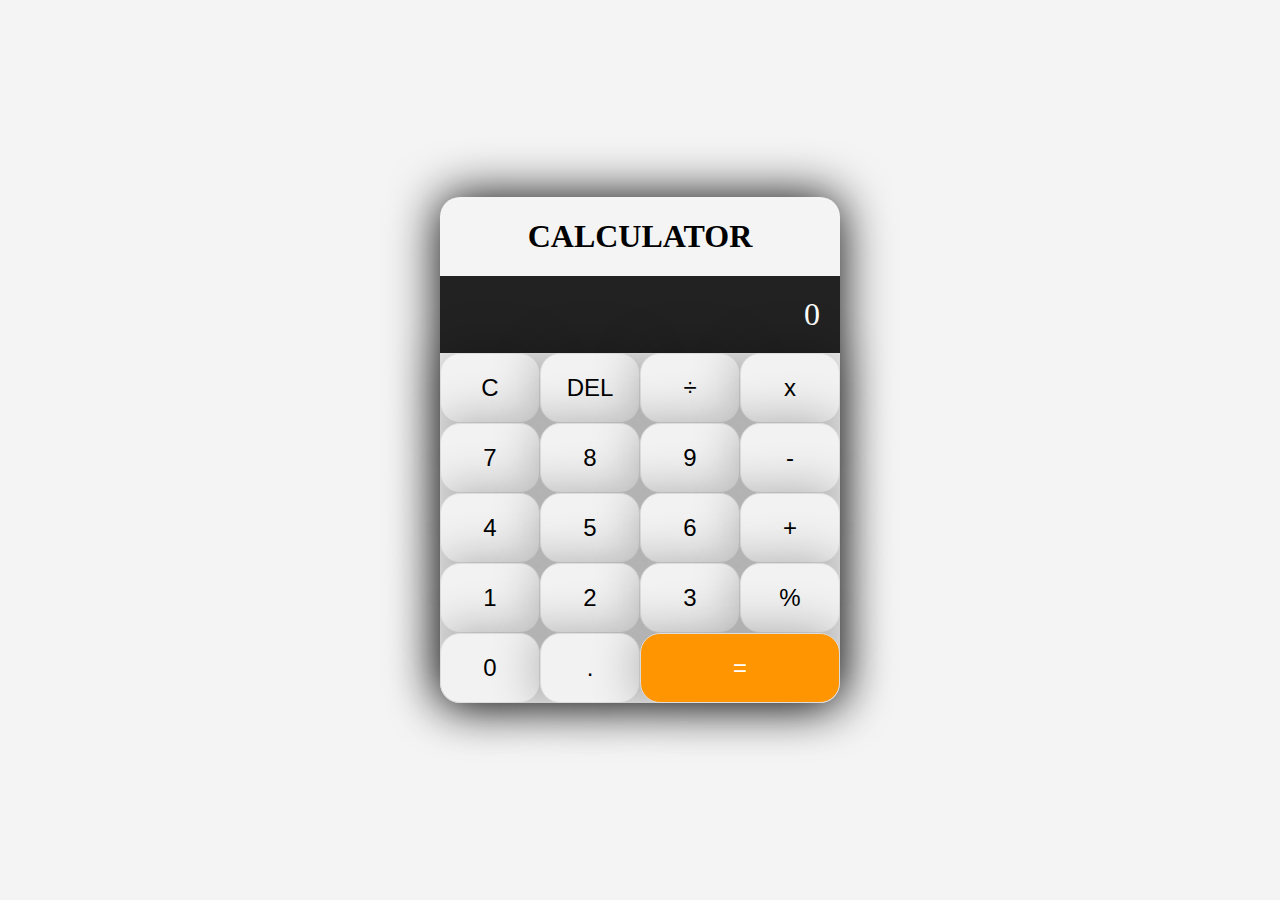
<file: CODSOFT/Calculator/index.html>
<!DOCTYPE html>
<html lang="en">
<head>
    <meta charset="UTF-8">
    <meta name="viewport" content="width=device-width, initial-scale=1.0">
    <title>Calculator</title>
    <link rel="stylesheet" href="styles.css">
</head>
<body>
    <div class="calculator">
        <h1 align="middle">CALCULATOR</h1>
        <div class="display" id="display">0</div>
        <div class="buttons">
            <button class="btn" onclick="clearDisplay()">C</button>
            <button class="btn" onclick="deleteLast()">DEL</button>
            <button class="btn" onclick="appendOperator('/')">÷</button>
            <button class="btn" onclick="appendOperator('*')">x</button>
            <button class="btn" onclick="appendNumber('7')">7</button>
            <button class="btn" onclick="appendNumber('8')">8</button>
            <button class="btn" onclick="appendNumber('9')">9</button>
            <button class="btn" onclick="appendOperator('-')">-</button>
            <button class="btn" onclick="appendNumber('4')">4</button>
            <button class="btn" onclick="appendNumber('5')">5</button>
            <button class="btn" onclick="appendNumber('6')">6</button>
            <button class="btn" onclick="appendOperator('+')">+</button>
            <button class="btn" onclick="appendNumber('1')">1</button>
            <button class="btn" onclick="appendNumber('2')">2</button>
            <button class="btn" onclick="appendNumber('3')">3</button>
            <button class="btn" onclick="appendOperator('%')">%</button>
            <button class="btn zero-btn" onclick="appendNumber('0')">0</button>
            <button class="btn" onclick="appendNumber('.')">.</button>
            <button class="btn equal-btn" onclick="calculate()">=</button>
        </div>
    </div>
    <script src="script.js"></script>
</body>
</html>
</file>
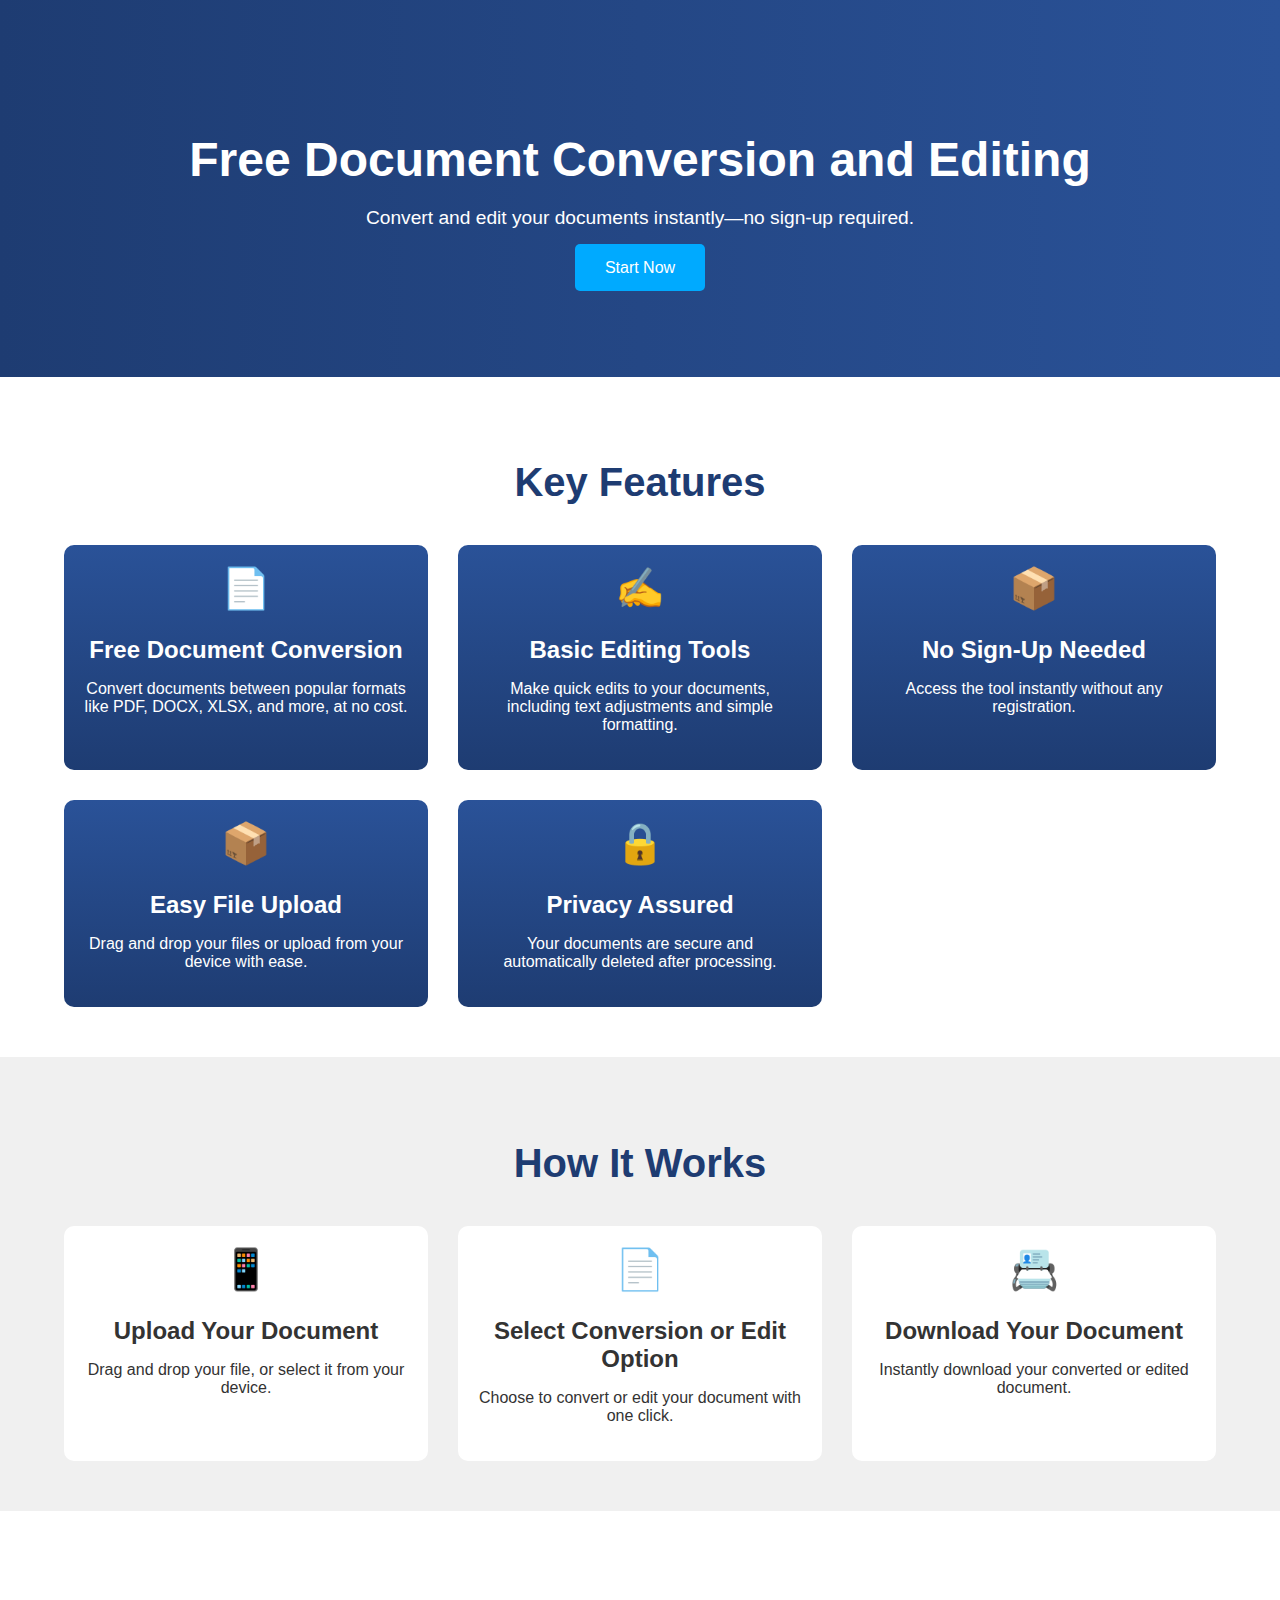
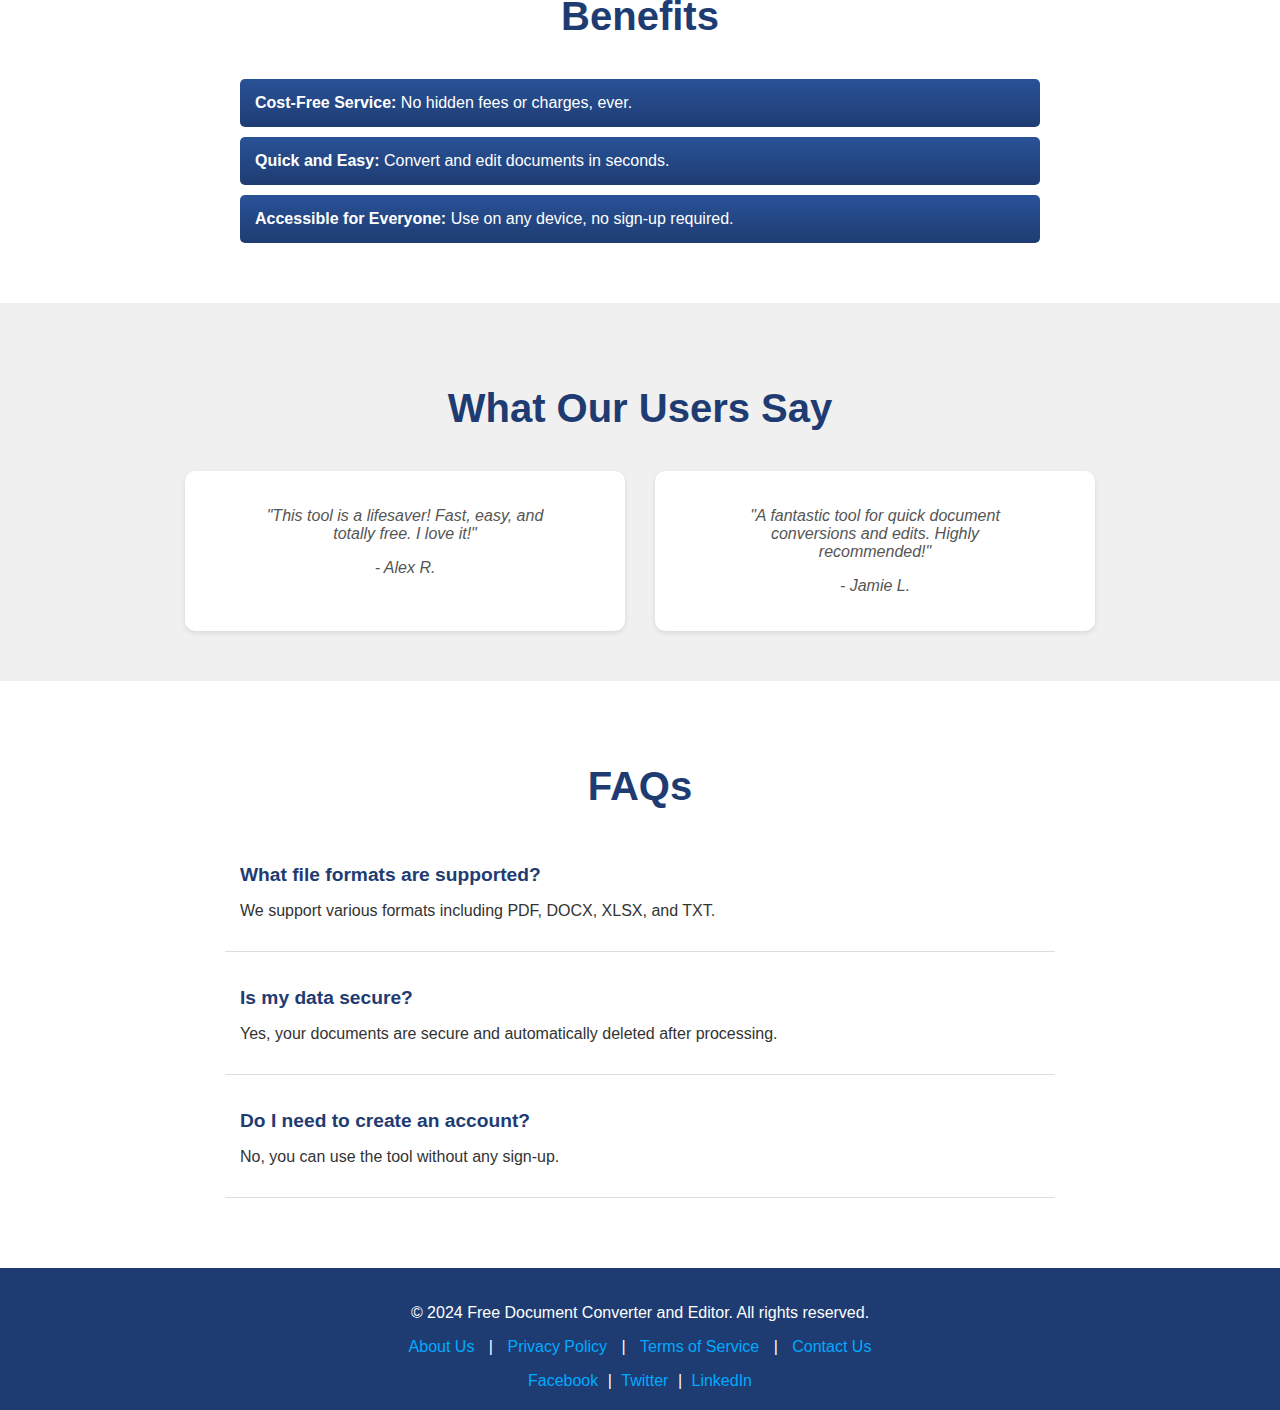
<file: CODSOFT/landing/index.html>
<!DOCTYPE html>
<html lang="en">
<head>
    <meta charset="UTF-8">
    <meta name="viewport" content="width=device-width, initial-scale=1.0">
    <title>Free Document Converter and Editor</title>
    <link rel="stylesheet" href="styles.css">
</head>
<body>
    <!-- Hero Section -->
    <section id="hero">
        <div class="container">
            <div class="hero-content">
                <h1>Free Document Conversion and Editing</h1>
                <p>Convert and edit your documents instantly—no sign-up required.</p>
                <a href="#convert" class="cta-button">Start Now</a>
            </div>
        </div>
    </section>

    <!-- Key Features Section -->
    <section id="features">
        <div class="container">
            <h2>Key Features</h2>
            <div class="features-grid">
                <div class="feature">
                    <div class="feature-icon">&#x1F4C4;</div>
                    <h3>Free Document Conversion</h3>
                    <p>Convert documents between popular formats like PDF, DOCX, XLSX, and more, at no cost.</p>
                </div>
                <div class="feature">
                    <div class="feature-icon">&#x270D;</div>
                    <h3>Basic Editing Tools</h3>
                    <p>Make quick edits to your documents, including text adjustments and simple formatting.</p>
                </div>
                <div class="feature">
                    <div class="feature-icon">&#x1F4E6;</div>
                    <h3>No Sign-Up Needed</h3>
                    <p>Access the tool instantly without any registration.</p>
                </div>
                <div class="feature">
                    <div class="feature-icon">&#x1F4E6;</div>
                    <h3>Easy File Upload</h3>
                    <p>Drag and drop your files or upload from your device with ease.</p>
                </div>
                <div class="feature">
                    <div class="feature-icon">&#x1F512;</div>
                    <h3>Privacy Assured</h3>
                    <p>Your documents are secure and automatically deleted after processing.</p>
                </div>
            </div>
        </div>
    </section>

    <!-- How It Works Section -->
    <section id="how-it-works">
        <div class="container">
            <h2>How It Works</h2>
            <div class="steps">
                <div class="step">
                    <div class="step-icon">&#x1F4F1;</div>
                    <h3>Upload Your Document</h3>
                    <p>Drag and drop your file, or select it from your device.</p>
                </div>
                <div class="step">
                    <div class="step-icon">&#x1F4C4;</div>
                    <h3>Select Conversion or Edit Option</h3>
                    <p>Choose to convert or edit your document with one click.</p>
                </div>
                <div class="step">
                    <div class="step-icon">&#x1F4C7;</div>
                    <h3>Download Your Document</h3>
                    <p>Instantly download your converted or edited document.</p>
                </div>
            </div>
        </div>
    </section>

    <!-- Benefits Section -->
    <section id="benefits">
        <div class="container">
            <h2>Benefits</h2>
            <ul>
                <li><strong>Cost-Free Service:</strong> No hidden fees or charges, ever.</li>
                <li><strong>Quick and Easy:</strong> Convert and edit documents in seconds.</li>
                <li><strong>Accessible for Everyone:</strong> Use on any device, no sign-up required.</li>
            </ul>
        </div>
    </section>

    <!-- Testimonials Section -->
    <section id="testimonials">
        <div class="container">
            <h2>What Our Users Say</h2>
            <div class="testimonials-slider">
                <div class="testimonial">
                    <blockquote>
                        <p>"This tool is a lifesaver! Fast, easy, and totally free. I love it!"</p>
                        <cite>- Alex R.</cite>
                    </blockquote>
                </div>
                <div class="testimonial">
                    <blockquote>
                        <p>"A fantastic tool for quick document conversions and edits. Highly recommended!"</p>
                        <cite>- Jamie L.</cite>
                    </blockquote>
                </div>
            </div>
        </div>
    </section>

    <!-- FAQs Section -->
    <section id="faqs">
        <div class="container">
            <h2>FAQs</h2>
            <div class="faq-item">
                <strong>What file formats are supported?</strong>
                <p>We support various formats including PDF, DOCX, XLSX, and TXT.</p>
            </div>
            <div class="faq-item">
                <strong>Is my data secure?</strong>
                <p>Yes, your documents are secure and automatically deleted after processing.</p>
            </div>
            <div class="faq-item">
                <strong>Do I need to create an account?</strong>
                <p>No, you can use the tool without any sign-up.</p>
            </div>
        </div>
    </section>

    <!-- Footer -->
    <footer>
        <div class="container">
            <p>&copy; 2024 Free Document Converter and Editor. All rights reserved.</p>
            <p><a href="#">About Us</a> | <a href="#">Privacy Policy</a> | <a href="#">Terms of Service</a> | <a href="#">Contact Us</a></p>
            <div class="social-media">
                <a href="#">Facebook</a> | <a href="#">Twitter</a> | <a href="#">LinkedIn</a>
            </div>
        </div>
    </footer>
</body>
</html>
</file>
<file: CODSOFT/Calculator/styles.css>
body {
  display: flex;
  justify-content: center;
  align-items: center;
  height: 100vh;
  margin: 0;
  background-color: #f4f4f4;
}

.calculator {
  width: 400px;
  box-shadow: 0 0 50px rgb(0, 0, 0);
  border-radius: 20px;
}

.display { 
  background-color: #222;
  color: white;
  font-size: 2em;
  text-align: right;
  padding: 20px;
}

.buttons {
  display: grid;
  grid-template-columns: repeat(4, 1fr);
}

.btn {
  background-color: #f2f2f2;
  border: 1px solid #ddd;
  padding: 20px;
  font-size: 1.5em;
  cursor: pointer;
  border-radius: 20px;
  box-shadow: 0 0 50px rgba(0, 0, 0, 0.322);;
}

.btn:hover {
  box-shadow: 0 0 50px rgba(0, 0, 0, 0.322);
  transition: 0.3s ease;
  border-radius: 20px;
  
}

.btn:active {
  background-color: #ddd;
}

.equal-btn {
  grid-column: span 2;
  background-color: #ff9500;
  color: white;
}

.equal-btn:active {
  background-color: #e08e00;
}
</file>
<file: CODSOFT/landing/styles.css>
body {
    font-family: Arial, sans-serif;
    margin: 0;
    padding: 0;
    box-sizing: border-box;
    background-color: #f4f4f4;
    color: #333;
}

.container {
    width: 90%;
    max-width: 1200px;
    margin: 0 auto;
}

/* Hero Section */
#hero {
    background: linear-gradient(to right, #1e3c72, #2a5298);
    color: white;
    padding: 100px 0;
    text-align: center;
}

#hero h1 {
    font-size: 3em;
    margin-bottom: 20px;
}

#hero p {
    font-size: 1.2em;
    margin-bottom: 30px;
}

.cta-button {
    background: #00aaff;
    color: white;
    padding: 15px 30px;
    text-decoration: none;
    border-radius: 5px;
    transition: background 0.3s;
}

.cta-button:hover {
    background: #007acc;
}

/* Key Features Section */
#features {
    padding: 50px 0;
    background: #fff;
}

#features h2 {
    text-align: center;
    margin-bottom: 40px;
    font-size: 2.5em;
    color: #1e3c72;
}

.features-grid {
    display: grid;
    grid-template-columns: repeat(3, 1fr);
    gap: 30px;
    text-align: center;
}

.feature {
    background: linear-gradient(to bottom, #2a5298, #1e3c72);
    color: white;
    padding: 20px;
    border-radius: 10px;
    transition: transform 0.3s;
}

.feature:hover {
    transform: translateY(-5px);
}

.feature-icon {
    font-size: 2.5em;
    margin-bottom: 15px;
}

.feature h3 {
    font-size: 1.5em;
    margin-bottom: 10px;
}

/* How It Works Section */
#how-it-works {
    padding: 50px 0;
    background: #f0f0f0;
}

#how-it-works h2 {
    text-align: center;
    margin-bottom: 40px;
    font-size: 2.5em;
    color: #1e3c72;
}

.steps {
    display: grid;
    grid-template-columns: repeat(3, 1fr);
    gap: 30px;
    text-align: center;
}

.step {
    background: white;
    padding: 20px;
    border-radius: 10px;
    transition: transform 0.3s;
}

.step:hover {
    transform: translateY(-5px);
}

.step-icon {
    font-size: 2.5em;
    margin-bottom: 15px;
}

.step h3 {
    font-size: 1.5em;
    margin-bottom: 10px;
}

/* Benefits Section */
#benefits {
    padding: 50px 0;
    background: #fff;
}

#benefits h2 {
    text-align: center;
    margin-bottom: 40px;
    font-size: 2.5em;
    color: #1e3c72;
}

#benefits ul {
    list-style: none;
    padding: 0;
    margin: 0;
    max-width: 800px;
    margin: 0 auto;
}

#benefits ul li {
    background: linear-gradient(to bottom, #2a5298, #1e3c72);
    color: white;
    padding: 15px;
    margin-bottom: 10px;
    border-radius: 5px;
}

/* Testimonials Section */
#testimonials {
    padding: 50px 0;
    background: #f0f0f0;
    text-align: center;
}

#testimonials h2 {
    margin-bottom: 40px;
    font-size: 2.5em;
    color: #1e3c72;
}

.testimonials-slider {
    display: flex;
    justify-content: center;
    gap: 30px;
}

.testimonial {
    max-width: 400px;
    background: white;
    padding: 20px;
    border-radius: 10px;
    box-shadow: 0 2px 5px rgba(0, 0, 0, 0.1);
}

.testimonial blockquote {
    font-style: italic;
    color: #555;
}

/* FAQs Section */
#faqs {
    padding: 50px 0;
    background: #fff;
}

#faqs h2 {
    text-align: center;
    margin-bottom: 40px;
    font-size: 2.5em;
    color: #1e3c72;
}

.faq-item {
    max-width: 800px;
    margin: 0 auto;
    margin-bottom: 20px;
    padding: 15px;
    border-bottom: 1px solid #ddd;
}

.faq-item strong {
    font-size: 1.2em;
    color: #1e3c72;
}

/* Footer */
footer {
    background: #1e3c72;
    color: white;
    padding: 20px 0;
    text-align: center;
}

footer a {
    color: #00aaff;
    text-decoration: none;
    margin: 0 10px;
}

footer .social-media a {
    margin: 0 5px;
}
</file>
